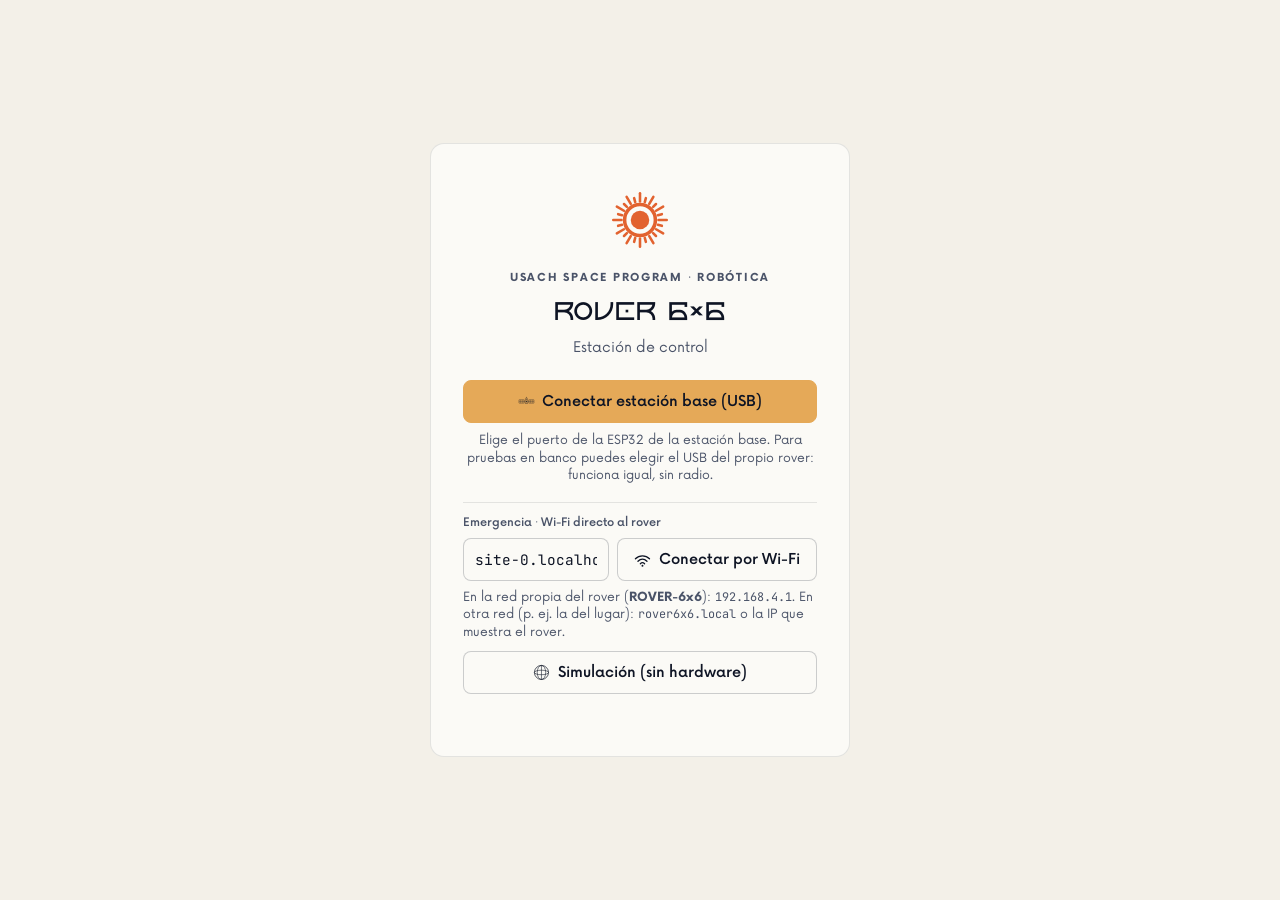
<file: index.html>
<!DOCTYPE html>
<html lang="es">
<head>
    <meta charset="UTF-8">
    <meta name="viewport" content="width=device-width, initial-scale=1.0">
    <title>Rover 6x6 · Estación de Control</title>
    <!-- Tipografía de spaceprogram.cl: Horizon (títulos) y Now (texto), si están en
         fonts/ o instaladas en el PC. Si no, Audiowide y Space Grotesk de Google Fonts;
         sin Internet, la fuente del sistema. -->
    <link rel="preconnect" href="https://fonts.googleapis.com">
    <link rel="preconnect" href="https://fonts.gstatic.com" crossorigin>
    <link rel="stylesheet" href="https://fonts.googleapis.com/css2?family=Audiowide&family=Space+Grotesk:wght@400;500;600;700&family=JetBrains+Mono:wght@400;500&display=swap">
    <link rel="stylesheet" href="style.css">
</head>
<body>

<!-- Vista pura: sin onclick. Los eventos los enlazan las vistas de js/view/. -->

<!-- ===================== PANTALLA DE CONEXIÓN ===================== -->
<div id="login-screen">
    <div class="login-card hud-frame">
        <i class="icon login-logo" data-icon="sun"></i>
        <span class="brand-kicker">USACH SPACE PROGRAM · ROBÓTICA</span>
        <h2 class="display">ROVER 6×6</h2>
        <p class="login-sub">Estación de control</p>

        <div class="conn-options">
            <button id="btn-connect-serial" class="btn btn-primary">
                <i class="icon" data-icon="satellite"></i><span>Conectar estación base (USB)</span>
            </button>
            <p class="hint">Elige el puerto de la ESP32 de la estación base. Para pruebas en banco
                puedes elegir el USB del propio rover: funciona igual, sin radio.</p>

            <div class="wifi-connect">
                <span class="metric-label">Emergencia · Wi-Fi directo al rover</span>
                <div class="wifi-host-row">
                    <input id="wifi-host" type="text" spellcheck="false" autocomplete="off"
                           aria-label="Dirección del rover" placeholder="192.168.4.1">
                    <button id="btn-connect-wifi" class="btn btn-secondary">
                        <i class="icon" data-icon="wifi"></i><span>Conectar por Wi-Fi</span>
                    </button>
                </div>
                <p class="hint">En la red propia del rover (<strong>ROVER-6x6</strong>): <code>192.168.4.1</code>.
                    En otra red (p. ej. la del lugar): <code>rover6x6.local</code> o la IP que muestra el rover.</p>
                <div id="wifi-rover-links" class="rover-links" hidden>
                    <p class="hint">Desde GitHub Pages el navegador bloquea el Wi-Fi del rover. Conecta el PC a
                        la red del rover y abre el panel que sirve él mismo:</p>
                    <div id="wifi-rover-link-list" class="rover-link-list"></div>
                </div>
            </div>

            <button id="btn-connect-demo" class="btn btn-ghost">
                <i class="icon" data-icon="globe"></i><span>Simulación (sin hardware)</span>
            </button>
        </div>

        <div id="login-status" class="login-status-msg"></div>
    </div>
</div>

<!-- ===================== CABECERA ===================== -->
<header class="app-header">
    <div class="header-brand">
        <i class="icon brand-logo" data-icon="sun"></i>
        <div>
            <span class="brand-kicker">USACH SPACE PROGRAM</span>
            <span class="brand-title display">ROVER 6×6</span>
        </div>
    </div>

    <nav class="mode-tabs">
        <button class="tab-btn active" id="tab-general"><i class="icon" data-icon="chevrons"></i>Operación</button>
        <button class="tab-btn" id="tab-signal"><i class="icon" data-icon="radar"></i>Señal</button>
        <button class="tab-btn" id="tab-diagnostics"><i class="icon" data-icon="gear"></i>Diagnóstico</button>
    </nav>

    <div class="header-badges">
        <span id="latency-badge" class="badge badge-gray">Latencia: --</span>
        <span id="control-badge" class="badge badge-warning" hidden>OBSERVADOR</span>
        <span id="arm-badge" class="badge badge-danger">DESARMADO</span>
        <span id="status-badge" class="badge badge-danger">DESCONECTADO</span>
        <button id="btn-disconnect" class="btn-icon" title="Desconectar" hidden><i class="icon" data-icon="eject"></i></button>
    </div>
</header>

<div id="notice-bar" class="notice-bar"></div>

<main class="main-container">

    <!-- ===================== VISTA: OPERACIÓN ===================== -->
    <div id="view-general" class="dashboard-grid">

        <!-- Columna izquierda: seguridad -->
        <section class="card">
            <h3 class="card-title"><i class="icon" data-icon="target"></i>Seguridad</h3>

            <div id="arm-state" class="arm-state" data-state="disarmed">
                <i class="icon arm-state-icon" data-icon="target"></i>
                <div>
                    <span class="metric-label">Estado del rover</span>
                    <strong id="arm-state-text" class="arm-state-text display">DESARMADO</strong>
                </div>
            </div>

            <div class="action-stack">
                <button id="btn-arm-toggle" class="btn btn-arm" data-needs-control disabled>
                    <i class="icon" data-icon="target"></i><span class="btn-label">ARMAR ROVER</span>
                </button>
                <button id="btn-preflight" class="btn btn-wizard" data-needs-control disabled>
                    <i class="icon" data-icon="rocket"></i><span>Calibración pre-vuelo</span>
                </button>
                <button id="btn-estop" class="btn btn-danger btn-estop">
                    <i class="icon" data-icon="hazard"></i><span>PARADA DE EMERGENCIA</span>
                </button>
                <p class="hint center">Esc o barra espaciadora = parada de emergencia</p>
            </div>

            <div class="sys-stats">
                <div class="metric-box">
                    <span class="metric-label">Tiempo activo</span>
                    <strong id="uptime-val" class="metric-big">--</strong>
                </div>
                <div class="metric-box">
                    <span class="metric-label">Enlace radio</span>
                    <strong id="radio-lq-val" class="metric-big">--</strong>
                </div>
            </div>

            <div class="input-hud-card">
                <span class="metric-label">Entradas de conducción</span>
                <div class="hud-indicators">
                    <div id="hud-wasd" class="hud-chip">Teclado WASD</div>
                    <div id="hud-gamepad" class="hud-chip">Mando</div>
                </div>
            </div>
        </section>

        <!-- Columna central: vehículo -->
        <section class="card card-center">
            <h3 class="card-title">
                <i class="icon" data-icon="reticle"></i>Vehículo · vista superior
                <span class="legend-text">
                    <span class="dot dot-active"></span>Avance
                    <span class="dot dot-reverse"></span>Retroceso
                    <span class="dot dot-idle"></span>Reposo
                </span>
            </h3>

            <div class="vehicle-layout">
                <div class="rover-view">
                    <div class="rover-chassis">
                        <div class="chassis-header">FRENTE</div>

                        <div class="wheel w-front-left" id="m1">
                            <span class="wheel-label">M1</span><span class="wheel-val wheel-val-left">0°</span>
                        </div>
                        <div class="wheel w-front-right" id="m2">
                            <span class="wheel-label">M2</span><span class="wheel-val wheel-val-right">0°</span>
                        </div>
                        <div class="wheel w-mid-left" id="m3">
                            <span class="wheel-label">M3</span><span class="wheel-val wheel-val-left">FIJA</span>
                        </div>
                        <div class="wheel w-mid-right" id="m4">
                            <span class="wheel-label">M4</span><span class="wheel-val wheel-val-right">FIJA</span>
                        </div>
                        <div class="wheel w-rear-left" id="m5">
                            <span class="wheel-label">M5</span><span class="wheel-val wheel-val-left">0°</span>
                        </div>
                        <div class="wheel w-rear-right" id="m6">
                            <span class="wheel-label">M6</span><span class="wheel-val wheel-val-right">0°</span>
                        </div>
                    </div>

                    <div id="motor-test-popover" class="motor-popover hidden">
                        <div class="popover-header">
                            <span id="popover-title">Motor</span>
                            <button id="btn-popover-close" class="popover-close">×</button>
                        </div>
                        <div class="popover-buttons">
                            <button class="btn btn-popover btn-yes" data-needs-control id="btn-popover-forward">Adelante</button>
                            <button class="btn btn-popover btn-no" data-needs-control id="btn-popover-backward">Atrás</button>
                        </div>
                        <p class="hint">Mantén pulsado: se mueven las 6 ruedas</p>
                    </div>
                </div>

                <!-- Medidor de tracción (BTS7960) -->
                <div id="traction-gauge" class="traction-gauge" data-dir="idle">
                    <span class="metric-label">Tracción · BTS7960</span>
                    <svg viewBox="0 0 220 140" class="gauge-svg" aria-hidden="true">
                        <path d="M 28 120 A 82 82 0 0 1 192 120" class="gauge-track" />
                        <path d="M 40 120 A 70 70 0 0 1 180 120" class="gauge-inner" />
                        <g class="gauge-ticks">
                            <line x1="28" y1="120" x2="14" y2="120" /><line x1="52" y1="62" x2="42.1" y2="52.1" />
                            <line x1="110" y1="38" x2="110" y2="24" /><line x1="168" y1="62" x2="177.9" y2="52.1" />
                            <line x1="192" y1="120" x2="206" y2="120" />
                        </g>
                        <path id="gauge-arc-fwd" d="M 110 38 A 82 82 0 0 1 192 120" pathLength="100"
                              class="gauge-arc gauge-arc-fwd" stroke-dasharray="100" stroke-dashoffset="100" />
                        <path id="gauge-arc-rev" d="M 110 38 A 82 82 0 0 0 28 120" pathLength="100"
                              class="gauge-arc gauge-arc-rev" stroke-dasharray="100" stroke-dashoffset="100" />
                        <polygon id="gauge-needle" points="107,120 110,50 113,120" class="gauge-needle" />
                        <circle cx="110" cy="120" r="10" class="gauge-hub" />
                        <circle cx="110" cy="120" r="4" class="gauge-pin" />
                        <text x="18" y="136" class="gauge-scale">−100</text>
                        <text x="202" y="136" class="gauge-scale" text-anchor="end">+100</text>
                    </svg>
                    <strong id="traction-val" class="gauge-value display">0%</strong>
                    <span id="traction-dir" class="gauge-dir">DETENIDO</span>
                </div>
            </div>
        </section>

        <!-- Columna derecha: servo 5 y enlace -->
        <div class="side-stack">
            <section class="card">
                <h3 class="card-title"><i class="icon" data-icon="helmet"></i>Servo 5 · cabeceo</h3>
                <div class="mast-row">
                    <div id="mast-tilt" class="mast-tilt" aria-hidden="true">
                        <span class="mast-arm"></span><span class="mast-pivot"></span>
                    </div>
                    <div>
                        <span class="metric-label">Ángulo · canal 4</span>
                        <strong id="mast-angle-val" class="metric-big display">90°</strong>
                    </div>
                </div>
                <button class="btn btn-nod" data-nod data-needs-control disabled>
                    <i class="icon" data-icon="helmet"></i><span class="btn-label">ASENTIR</span>
                </button>
                <p class="hint">Mueve el servo 5 adelante y atrás y lo deja en el centro. No hace falta armar.</p>
            </section>

            <section class="card">
                <h3 class="card-title"><i class="icon" data-icon="radar"></i>Enlace</h3>
                <div class="link-stats">
                    <div class="link-status-row">
                        <span class="metric-label">Estado</span>
                        <strong id="debug-link-status" data-state="off">Desconectado</strong>
                    </div>
                    <div><span class="metric-label">Tramas OK</span><strong id="debug-rx-ok" data-state="ok">0</strong></div>
                    <div><span class="metric-label">Con error</span><strong id="debug-rx-err" data-state="ok">0</strong></div>
                </div>
            </section>
        </div>
    </div>

    <!-- ===================== VISTA: SEÑAL ===================== -->
    <div id="view-signal" class="signal-layout hidden">

        <section class="card">
            <h3 class="card-title"><i class="icon" data-icon="radar"></i>Estado de la antena
                <span id="signal-demo-tools" class="signal-tools" hidden>
                    <button class="btn btn-secondary btn-small" data-simulate="2000">Simular corte de 2 s</button>
                    <button class="btn btn-secondary btn-small" data-simulate="5000">Simular corte de 5 s</button>
                </span>
            </h3>
            <div class="kpi-grid">
                <div class="kpi kpi-wide"><span class="metric-label">Estado del enlace</span><strong data-kpi="status">--</strong></div>
                <div class="kpi"><span class="metric-label">Calidad (últimos 20 envíos)</span><strong data-kpi="lq">--</strong></div>
                <div class="kpi"><span class="metric-label">Latencia ida y vuelta</span><strong data-kpi="latency">--</strong></div>
                <div class="kpi"><span class="metric-label">Retransmisiones por paquete</span><strong data-kpi="arc">--</strong></div>
                <div class="kpi"><span class="metric-label">Telemetría recibida</span><strong data-kpi="rate">--</strong></div>
                <div class="kpi"><span class="metric-label">Paquetes perdidos</span><strong data-kpi="loss">--</strong></div>
                <div class="kpi"><span class="metric-label">Cortes en la sesión</span><strong data-kpi="drops">0</strong></div>
                <div class="kpi"><span class="metric-label">Corte más largo</span><strong data-kpi="longest">—</strong></div>
                <div class="kpi"><span class="metric-label">Reinicios rover / base</span><strong data-kpi="resets">0 / 0</strong></div>
                <div class="kpi"><span class="metric-label">nRF24 de la base</span><strong data-kpi="chip">--</strong></div>
                <div class="kpi"><span class="metric-label">Reconfiguraciones de radio</span><strong data-kpi="reinit">--</strong></div>
                <div class="kpi"><span class="metric-label">Base encendida hace</span><strong data-kpi="uptime">--</strong></div>
            </div>
        </section>

        <section class="card">
            <h3 class="card-title"><i class="icon" data-icon="wave"></i>Últimos 2 minutos
                <span class="legend-text"><span class="legend-lost"></span>Sin enlace <span class="legend-th"></span>Límite</span>
            </h3>
            <div class="chart-grid">
                <figure class="chart"><figcaption>Calidad<span class="chart-current">--</span></figcaption>
                    <svg id="chart-lq" viewBox="0 0 600 120" preserveAspectRatio="none"></svg></figure>
                <figure class="chart"><figcaption>Latencia<span class="chart-current">--</span></figcaption>
                    <svg id="chart-latency" viewBox="0 0 600 120" preserveAspectRatio="none"></svg></figure>
                <figure class="chart"><figcaption>Retransmisiones por paquete<span class="chart-current">--</span></figcaption>
                    <svg id="chart-arc" viewBox="0 0 600 120" preserveAspectRatio="none"></svg></figure>
                <figure class="chart"><figcaption>Telemetría por segundo<span class="chart-current">--</span></figcaption>
                    <svg id="chart-rate" viewBox="0 0 600 120" preserveAspectRatio="none"></svg></figure>
            </div>
        </section>

        <div class="signal-bottom">
            <section class="card">
                <h3 class="card-title"><i class="icon" data-icon="target"></i>Diagnóstico</h3>
                <ul id="signal-diagnosis" class="findings"></ul>
                <p class="hint">Si se pierde el enlace, el rover corta la tracción a los 0,4 s pero sigue armado:
                    se hacen 3 intentos de reconexión de 1 s y, si no vuelve, se desarma y el panel se desconecta.</p>
            </section>

            <section class="card">
                <h3 class="card-title"><i class="icon" data-icon="chevrons"></i>Registro de eventos
                    <button id="btn-signal-export" class="btn btn-secondary btn-small push-right">Exportar CSV</button>
                </h3>
                <div class="log-container">
                    <table class="log-table"><tbody id="signal-log"></tbody></table>
                </div>
            </section>
        </div>
    </div>

    <!-- ===================== VISTA: DIAGNÓSTICO ===================== -->
    <div id="view-diagnostics" class="dashboard-grid grid-two hidden">

        <section class="card">
            <h3 class="card-title"><i class="icon" data-icon="chevrons"></i>Tracción · BTS7960</h3>
            <p class="section-desc">Un único puente H mueve las 6 ruedas a la vez: velocidad y sentido de toda la tracción.</p>

            <div class="motor-grid">
                <div class="motor-control-item" data-motor="0">
                    <label>Tracción (6 ruedas)</label>
                    <input type="range" min="-100" max="100" value="0" data-needs-control>
                    <span class="val-display">0%</span>
                </div>
            </div>

            <button id="btn-stop-all-motors" class="btn btn-secondary" data-needs-control>Detener la tracción</button>
        </section>

        <section class="card">
            <h3 class="card-title"><i class="icon" data-icon="compass"></i>Servos · PCA9685</h3>

            <div class="servo-row">
                <label>FL · del. izq · canal 0</label>
                <input type="range" min="0" max="180" value="90" data-needs-control data-servo="0">
                <span id="servo-0-val">● CENTRO 90°</span>
            </div>
            <div class="servo-row">
                <label>FR · del. der · canal 1</label>
                <input type="range" min="0" max="180" value="90" data-needs-control data-servo="1">
                <span id="servo-1-val">● CENTRO 90°</span>
            </div>
            <div class="servo-row">
                <label>RL · tras. izq · canal 2</label>
                <input type="range" min="0" max="180" value="90" data-needs-control data-servo="2">
                <span id="servo-2-val">● CENTRO 90°</span>
            </div>
            <div class="servo-row">
                <label>RR · tras. der · canal 3</label>
                <input type="range" min="0" max="180" value="90" data-needs-control data-servo="3">
                <span id="servo-3-val">● CENTRO 90°</span>
            </div>
            <div class="servo-row">
                <label>Servo 5 · cabeceo · canal 4</label>
                <input type="range" min="0" max="180" value="90" data-needs-control data-servo="4">
                <span id="servo-4-val">● CENTRO 90°</span>
            </div>
            <button class="btn btn-nod" data-nod data-needs-control disabled>
                <i class="icon" data-icon="helmet"></i><span class="btn-label">ASENTIR</span>
            </button>
        </section>

        <section class="card">
            <h3 class="card-title"><i class="icon" data-icon="gear"></i>Mapa de pines</h3>
            <div class="gpio-table-container">
                <table class="gpio-table">
                    <thead>
                        <tr><th>GPIO</th><th>Función</th><th>Estado</th></tr>
                    </thead>
                    <tbody>
                        <tr><td><strong>5 / 4</strong></td><td>Tracción 6 ruedas · BTS7960 (RPWM / LPWM)</td><td><span id="pin-traction-badge" class="pin-badge pin-idle">INACTIVO</span></td></tr>
                        <tr><td><strong>8 / 9</strong></td><td>Bus I2C · PCA9685 (SDA / SCL)</td><td><span id="pin-i2c-badge" class="pin-badge pin-idle">SIN ENLACE</span></td></tr>
                        <tr><td><strong>10–14</strong></td><td>Radio nRF24L01 · SPI</td><td><span id="pin-nrf-badge" class="pin-badge pin-idle">SIN ENLACE</span></td></tr>
                        <tr><td colspan="3" class="table-section">Servos · PCA9685</td></tr>
                        <tr><td><strong>Canal 0</strong></td><td>Del. izq (FL)</td><td><span id="servo-dir-0-badge" class="pin-badge pin-i2c">● CENTRO 90°</span></td></tr>
                        <tr><td><strong>Canal 1</strong></td><td>Del. der (FR)</td><td><span id="servo-dir-1-badge" class="pin-badge pin-i2c">● CENTRO 90°</span></td></tr>
                        <tr><td><strong>Canal 2</strong></td><td>Tras. izq (RL)</td><td><span id="servo-dir-2-badge" class="pin-badge pin-i2c">● CENTRO 90°</span></td></tr>
                        <tr><td><strong>Canal 3</strong></td><td>Tras. der (RR)</td><td><span id="servo-dir-3-badge" class="pin-badge pin-i2c">● CENTRO 90°</span></td></tr>
                        <tr><td><strong>Canal 4</strong></td><td>Servo 5 · cabeceo</td><td><span id="servo-dir-4-badge" class="pin-badge pin-i2c">● CENTRO 90°</span></td></tr>
                    </tbody>
                </table>
            </div>
        </section>

        <section class="card">
            <h3 class="card-title"><i class="icon" data-icon="wave"></i>Tramas y sistema</h3>
            <div class="metric-box inline-metric">
                <span class="metric-label">Memoria libre del rover</span>
                <strong id="heap-val" class="metric-big">--</strong>
            </div>
            <span class="metric-label">Último envío (TX)</span>
            <pre id="debug-tx-data" class="wire-log wire-tx">—</pre>
            <span class="metric-label">Última telemetría (RX)</span>
            <pre id="debug-rx-data" class="wire-log wire-rx">—</pre>
        </section>

        <section class="card wifi-card">
            <h3 class="card-title"><i class="icon" data-icon="wifi"></i>Wi-Fi del rover · emergencia</h3>
            <div class="kpi-grid wifi-kpis">
                <div class="kpi kpi-wide"><span class="metric-label">Red propia (punto de acceso)</span><strong id="wifi-ap">--</strong></div>
                <div class="kpi kpi-wide"><span class="metric-label">Red externa</span><strong id="wifi-sta" data-state="off">--</strong></div>
                <div class="kpi kpi-wide"><span class="metric-label">Panel en la red externa</span><strong id="wifi-sta-ip">--</strong></div>
            </div>
            <p id="wifi-msg" class="hint wifi-msg">Conecta por Wi-Fi o por cable directo al rover para ver y cambiar su red.</p>

            <form id="wifi-form" class="wifi-form" autocomplete="off">
                <input id="wifi-ssid" type="text" maxlength="32" spellcheck="false" placeholder="Nombre de la red (SSID)" aria-label="Nombre de la red">
                <input id="wifi-pass" type="password" maxlength="64" placeholder="Clave (vacía si es abierta)" aria-label="Clave de la red">
                <button type="submit" id="btn-wifi-join" class="btn btn-primary btn-small" data-wifi-action>Unir el rover a esta red</button>
                <button type="button" id="btn-wifi-scan" class="btn btn-secondary btn-small" data-wifi-action>Buscar redes</button>
                <button type="button" id="btn-wifi-forget" class="btn btn-secondary btn-small" data-wifi-action>Olvidar red</button>
            </form>
            <ul id="wifi-scan-list" class="wifi-nets"></ul>
            <p class="hint">El rover siempre mantiene su red propia; además se une a la red que elijas aquí y la
                recuerda al reiniciar. Hay que desarmar antes de cambiarla. Al unirse, su red propia cambia de
                canal y los conectados a ella se cortan unos segundos. No funciona a través de la estación base.</p>
        </section>
    </div>
</main>

<!-- ===================== MODAL PRE-VUELO ===================== -->
<div id="calibration-modal" class="modal-backdrop">
    <div class="modal-content hud-frame">
        <div class="wizard-header">
            <span class="wizard-step-badge" id="modal-step-badge">PASO 1</span>
            <h3 id="modal-step-title" class="display">Comprobación del enlace</h3>
        </div>
        <div class="wizard-body">
            <p id="modal-step-desc">Verificando enlace...</p>
        </div>
        <div class="wizard-footer">
            <button id="btn-wizard-no" class="btn btn-no">Cancelar</button>
            <button id="btn-wizard-yes" class="btn btn-yes">Sí, confirmar</button>
        </div>
    </div>
</div>

<!-- El orden importa: cada script usa lo declarado por los anteriores. -->
<script src="js/config.js"></script>
<script src="js/util.js"></script>
<script src="js/model/protocol.js"></script>
<script src="js/model/kinematics.js"></script>
<script src="js/model/RoverModel.js"></script>
<script src="js/model/LinkStats.js"></script>
<script src="js/transport/SerialTransport.js"></script>
<script src="js/transport/WsTransport.js"></script>
<script src="js/transport/DemoTransport.js"></script>
<script src="js/transport/Link.js"></script>
<script src="js/view/dom.js"></script>
<script src="js/view/icons.js"></script>
<script src="js/view/LoginView.js"></script>
<script src="js/view/HeaderView.js"></script>
<script src="js/view/OperationView.js"></script>
<script src="js/view/SchematicView.js"></script>
<script src="js/view/PinTableView.js"></script>
<script src="js/view/LinkMonitorView.js"></script>
<script src="js/view/DiagnosticsView.js"></script>
<script src="js/view/PreflightView.js"></script>
<script src="js/view/MastView.js"></script>
<script src="js/view/SignalView.js"></script>
<script src="js/view/WifiView.js"></script>
<script src="js/controller/DriveController.js"></script>
<script src="js/controller/SafetyController.js"></script>
<script src="js/controller/DiagnosticsController.js"></script>
<script src="js/controller/MastController.js"></script>
<script src="js/controller/PreflightController.js"></script>
<script src="js/controller/ConnectionController.js"></script>
<script src="js/controller/LinkWatchController.js"></script>
<script src="js/controller/WifiController.js"></script>
<script src="js/main.js"></script>
</body>
</html>
</file>
<file: style.css>
/* ==========================================================================
   Rover 6x6 - Estacion de control
   Tema claro "papel" de spaceprogram.cl: fondo hueso, texto azul tinta, acento
   dorado y el naranja del eje de Robotica. El color de estado se reserva para
   lo que se mueve: verde = avance / ok, dorado = retroceso / aviso, rojo = peligro.
   ========================================================================== */

/* Fuentes de la web del programa. Si los archivos estan en fonts/ o la fuente
   esta instalada en el PC se usan; si no, entran las de Google Fonts. */
@font-face {
    font-family: 'Horizon';
    src: local('Horizon'), url('fonts/Horizon.woff') format('woff');
    font-display: swap;
}
@font-face {
    font-family: 'Now';
    src: local('Now'), local('Now-Regular'), url('fonts/Now-Regular.woff') format('woff');
    font-weight: 400;
    font-display: swap;
}
@font-face {
    font-family: 'Now';
    src: local('Now Medium'), local('Now-Medium'), url('fonts/Now-Medium.woff') format('woff');
    font-weight: 500 600;
    font-display: swap;
}
@font-face {
    font-family: 'Now';
    src: local('Now Bold'), local('Now-Bold'), url('fonts/Now-Bold.woff') format('woff');
    font-weight: 700;
    font-display: swap;
}

:root {
    --bg: #F3F0E8;              /* --paper */
    --surface: #FBFAF6;         /* --paper-raised */
    --surface-2: #EFEBE1;
    --line: rgba(14, 20, 36, 0.10);
    --line-strong: rgba(14, 20, 36, 0.20);

    --ink: #0E1424;
    --text: #0E1424;
    --text-muted: #4A5368;      /* --ink-soft */
    --text-dim: #8C8E93;        /* --haze */

    --gold: #E5A958;
    --gold-ink: #85550F;
    --robotics: #E2622F;

    --ok: #15803D;
    --ok-soft: #E6F1E7;
    --warn: #85550F;
    --warn-fill: #E5A958;
    --warn-soft: #F7EBD7;
    --danger: #C1300F;
    --danger-soft: #F8E3DC;

    --font-brand: 'Horizon', 'Audiowide', sans-serif;
    --font-body: 'Now', 'Space Grotesk', 'Segoe UI', system-ui, sans-serif;
    --font-mono: 'JetBrains Mono', 'Cascadia Code', Consolas, monospace;

    --radius: 8px;
    color-scheme: light;
}

* { box-sizing: border-box; margin: 0; padding: 0; }

body {
    font-family: var(--font-body);
    background: var(--bg);
    color: var(--text);
    display: flex;
    flex-direction: column;
    height: 100vh;
    overflow: hidden;
    -webkit-font-smoothing: antialiased;
}

.hidden,
[hidden] { display: none !important; }   /* que un display: flex no anule el atributo hidden */
.display { font-family: var(--font-brand); font-weight: 400; letter-spacing: 0.04em; }
.center { text-align: center; }

/* --- Iconos (paquete elementos_visuales, en el color del texto) --- */
.icon {
    display: inline-flex;
    width: 1.1em;
    height: 1.1em;
    flex-shrink: 0;
    font-style: normal;
}
.icon svg { width: 100%; height: 100%; overflow: visible; }

/* --- 1. PANTALLA DE CONEXION --- */
#login-screen {
    position: fixed;
    inset: 0;
    background: var(--bg);
    display: flex;
    justify-content: center;
    align-items: center;
    z-index: 1000;
    padding: 16px;
}

.login-card {
    background: var(--surface);
    border: 1px solid var(--line);
    border-radius: 14px;
    padding: 2.5rem 2rem 2rem;
    width: 100%;
    max-width: 420px;
    text-align: center;
    display: flex;
    flex-direction: column;
    gap: 0.7rem;
}

.login-logo { width: 72px; height: 72px; margin: 0 auto 0.25rem; color: var(--robotics); }
.login-card h2 { font-size: 1.6rem; color: var(--ink); }
.login-sub { color: var(--text-muted); font-size: 0.9rem; margin-bottom: 0.8rem; }
.conn-options { display: flex; flex-direction: column; gap: 0.6rem; }

.login-status-msg { min-height: 1.2rem; font-size: 0.85rem; font-weight: 500; color: var(--text-muted); }
.login-status-msg[data-kind="info"] { color: var(--warn); }
.login-status-msg[data-kind="error"] { color: var(--danger); }

/* --- BOTONES --- */
.btn {
    width: 100%;
    padding: 0.75rem 1rem;
    background: var(--ink);
    color: #fff;
    border: 1px solid var(--ink);
    border-radius: 8px;
    font-family: var(--font-body);
    font-weight: 600;
    font-size: 0.92rem;
    cursor: pointer;
    display: inline-flex;
    align-items: center;
    justify-content: center;
    gap: 0.5rem;
    transition: background 0.15s, border-color 0.15s, color 0.15s;
}

.btn .icon { width: 1.15em; height: 1.15em; }
.btn:hover:not(:disabled) { background: #2A2F36; }
.btn:focus-visible { outline: 2px solid var(--ink); outline-offset: 2px; }

.btn:disabled {
    background: var(--surface-2);
    border-color: var(--line);
    color: var(--text-dim);
    cursor: not-allowed;
}

/* Primario: el dorado de "Postular" en la web, con texto tinta. */
.btn-primary,
.btn-arm { background: var(--gold); border-color: var(--gold); color: var(--ink); }
.btn-primary:hover:not(:disabled),
.btn-arm:hover:not(:disabled) { background: #D99A45; border-color: #D99A45; }

/* Secundarios: contorno. */
.btn-secondary,
.btn-wizard,
.btn-ghost,
.btn-nod {
    background: var(--surface);
    color: var(--text);
    border-color: var(--line-strong);
}
.btn-secondary:hover:not(:disabled),
.btn-wizard:hover:not(:disabled),
.btn-ghost:hover:not(:disabled),
.btn-nod:hover:not(:disabled) { background: var(--surface-2); border-color: var(--text-dim); }

.btn-yes { background: var(--ok); border-color: var(--ok); }
.btn-yes:hover:not(:disabled) { background: #116A32; }
.btn-no { background: var(--surface); color: var(--danger); border-color: #E7B9B9; }
.btn-no:hover:not(:disabled) { background: var(--danger-soft); }

/* Armado: el boton invita a desarmar. */
.btn-arm:disabled { background: var(--surface-2); border-color: var(--line); color: var(--text-dim); }
.btn-arm.armed { background: var(--surface); color: var(--ok); border-color: var(--ok); }
.btn-arm.armed:hover:not(:disabled) { background: var(--ok-soft); }

/* La parada de emergencia es el unico boton rojo de la pantalla. */
.btn-danger,
.btn-estop { background: var(--danger); border-color: var(--danger); color: #fff; padding: 0.95rem 1rem; }
.btn-danger:hover:not(:disabled),
.btn-estop:hover:not(:disabled) { background: #9E270C; }

.btn-nod.busy { color: var(--ok); border-color: var(--ok); background: var(--ok-soft); }

.btn-icon {
    background: transparent;
    border: 1px solid var(--line);
    border-radius: 8px;
    width: 32px;
    height: 32px;
    cursor: pointer;
    color: var(--text-muted);
    display: inline-flex;
    align-items: center;
    justify-content: center;
}
.btn-icon:hover { color: var(--danger); border-color: #E7B9B9; }

/* --- 2. CABECERA --- */
.app-header {
    background: var(--surface);
    border-bottom: 1px solid var(--line);
    padding: 0.65rem 1.5rem;
    display: flex;
    align-items: center;
    justify-content: space-between;
    gap: 0.75rem 1.25rem;
    flex-wrap: wrap;
}

.header-brand { display: flex; align-items: center; gap: 0.7rem; }
.brand-logo { width: 34px; height: 34px; color: var(--robotics); }
.brand-title { font-size: 1.1rem; display: block; line-height: 1.15; color: var(--ink); }
.brand-kicker {
    display: block;
    font-size: 0.68rem;
    font-weight: 700;
    letter-spacing: 0.16em;
    color: var(--text-muted);
}

.mode-tabs { display: flex; gap: 0.25rem; }

.tab-btn {
    padding: 0.45rem 0.85rem;
    border: none;
    border-radius: 7px;
    background: transparent;
    font-family: var(--font-body);
    font-size: 0.88rem;
    font-weight: 500;
    color: var(--text-muted);
    cursor: pointer;
    display: inline-flex;
    align-items: center;
    gap: 0.45rem;
}
.tab-btn:hover { color: var(--text); background: var(--surface-2); }
.tab-btn.active { color: var(--ink); background: var(--surface-2); font-weight: 600; box-shadow: inset 0 -2px 0 var(--gold); }

.header-badges {
    display: flex;
    gap: 0.4rem;
    align-items: center;
    flex-wrap: wrap;
    justify-content: flex-end;
    flex: 1 1 auto;
    min-width: 0;
}

.badge {
    font-size: 0.75rem;
    font-weight: 600;
    padding: 0.3rem 0.65rem;
    border-radius: 999px;
    white-space: nowrap;
    display: inline-flex;
    align-items: center;
    gap: 0.4rem;
    border: 1px solid var(--line);
    background: var(--surface);
}

.badge::before {
    content: '';
    width: 6px;
    height: 6px;
    border-radius: 50%;
    background: currentColor;
}

.badge-gray    { color: var(--text-muted); }
.badge-gray::before { background: var(--text-dim); }
.badge-warning { color: var(--warn); border-color: #EBD3AE; background: var(--warn-soft); }
.badge-success { color: var(--ok); border-color: #BFDDC9; background: var(--ok-soft); }
.badge-danger  { color: var(--danger); border-color: #EBC2C2; background: var(--danger-soft); }

/* --- Barra de avisos --- */
.notice-bar {
    max-height: 0;
    overflow: hidden;
    background: var(--warn-soft);
    color: var(--warn);
    font-size: 0.85rem;
    font-weight: 600;
    text-align: center;
    transition: max-height 0.2s ease, padding 0.2s ease;
    padding: 0 1rem;
}
.notice-bar.visible { max-height: 3rem; padding: 0.55rem 1rem; }

/* --- 3. REJILLA PRINCIPAL --- */
.main-container { flex: 1; padding: 1.25rem 1.5rem; overflow-y: auto; }

.dashboard-grid {
    display: grid;
    grid-template-columns: 280px minmax(0, 1fr) 280px;
    gap: 1rem;
    align-items: stretch;
}

.dashboard-grid.grid-two { grid-template-columns: minmax(0, 1fr) minmax(0, 1fr); align-items: start; }

.side-stack { display: flex; flex-direction: column; gap: 1rem; min-width: 0; }
.side-stack .card:last-child { flex: 1; }

@media (max-width: 1150px) {
    .dashboard-grid { grid-template-columns: 1fr 1fr; }
    .dashboard-grid .card-center { grid-column: 1 / -1; order: -1; }
}

@media (max-width: 720px) {
    .dashboard-grid,
    .dashboard-grid.grid-two { grid-template-columns: 1fr; }
    .main-container { padding: 0.75rem 16px 1rem; }
    .app-header { padding: 0.6rem 16px; }
    .vehicle-layout { flex-direction: column; }
}

.card {
    background: var(--surface);
    border: 1px solid var(--line);
    border-radius: var(--radius);
    padding: 1.1rem 1.2rem 1.2rem;
    display: flex;
    flex-direction: column;
    gap: 0.9rem;
    min-width: 0;
}

.card-title {
    font-size: 0.78rem;
    font-weight: 700;
    letter-spacing: 0.14em;
    text-transform: uppercase;
    color: var(--ink);
    display: flex;
    align-items: center;
    gap: 0.5rem;
}
.card-title > .icon { color: var(--robotics); }

.legend-text {
    margin-left: auto;
    font-size: 0.72rem;
    font-weight: 500;
    letter-spacing: 0;
    text-transform: none;
    color: var(--text-muted);
    display: inline-flex;
    align-items: center;
    gap: 0.3rem;
    flex-wrap: wrap;
}

.dot { display: inline-block; width: 7px; height: 7px; border-radius: 50%; margin-left: 0.4rem; }
.dot-active  { background: var(--ok); }
.dot-reverse { background: var(--warn-fill); }
.dot-idle    { background: var(--line-strong); }

.hint { font-size: 0.78rem; color: var(--text-muted); line-height: 1.4; }

/* --- Metricas --- */
.metric-box {
    background: var(--surface-2);
    border-radius: 8px;
    padding: 0.7rem 0.8rem;
}

.metric-label {
    font-size: 0.72rem;
    color: var(--text-muted);
    font-weight: 500;
    display: block;
    margin-bottom: 0.15rem;
}

.metric-big { font-size: 1.3rem; font-weight: 600; color: var(--ink); font-variant-numeric: tabular-nums; }

.sys-stats { display: grid; grid-template-columns: repeat(2, 1fr); gap: 0.5rem; }
.inline-metric { display: flex; align-items: baseline; justify-content: space-between; gap: 1rem; }

/* Estado de armado: grande, con un punto de color y nada mas. */
.arm-state {
    --c: var(--danger);
    display: flex;
    align-items: center;
    gap: 0.8rem;
    padding: 0.9rem 1rem;
    border-radius: 8px;
    background: var(--surface-2);
    border-left: 3px solid var(--c);
}
.arm-state[data-state="armed"]  { --c: var(--ok); }
.arm-state[data-state="arming"] { --c: var(--warn); }
.arm-state-icon { width: 34px; height: 34px; color: var(--c); }
.arm-state[data-state="arming"] .arm-state-icon { animation: spin 1.2s linear infinite; }
.arm-state-text { font-family: var(--font-body); font-size: 1.3rem; font-weight: 700; letter-spacing: 0.02em; color: var(--c); display: block; }
@keyframes spin { to { transform: rotate(360deg); } }

.action-stack { display: flex; flex-direction: column; gap: 0.5rem; }

/* --- Entradas --- */
.input-hud-card { margin-top: auto; }
.hud-indicators { display: flex; gap: 0.4rem; margin-top: 0.35rem; }

.hud-chip {
    font-size: 0.75rem;
    font-weight: 500;
    padding: 0.25rem 0.6rem;
    border-radius: 999px;
    border: 1px solid var(--line);
    color: var(--text-dim);
}
.hud-chip.active { color: var(--ink); border-color: var(--ink); }

/* --- 4. VEHICULO: ESQUEMA SUPERIOR + MEDIDOR --- */
.vehicle-layout { display: flex; gap: 1rem; align-items: stretch; flex: 1; }

.rover-view {
    position: relative;
    flex: 1;
    min-height: 340px;
    display: flex;
    justify-content: center;
    align-items: center;
    padding: 1.5rem 4rem;
    border-radius: 8px;
    background-color: var(--surface-2);
    background-image: radial-gradient(var(--line-strong) 1px, transparent 1px);
    background-size: 20px 20px;
}

.rover-chassis {
    width: 140px;
    height: 240px;
    background: var(--surface);
    border: 1.5px solid var(--ink);
    border-radius: 14px 14px 8px 8px;
    position: relative;
}

.chassis-header {
    text-align: center;
    font-size: 0.65rem;
    font-weight: 600;
    letter-spacing: 0.15em;
    color: var(--text-muted);
    margin-top: 10px;
}

.wheel {
    --wheel-power: 0%;
    --steer: 0deg;
    width: 24px;
    height: 48px;
    background: var(--ink);
    border-radius: 5px;
    position: absolute;
    transform: rotate(var(--steer));
    transition: background 0.2s, transform 0.25s ease-out;
    display: flex;
    align-items: center;
    justify-content: center;
    cursor: pointer;
    overflow: hidden;
}

.wheel:hover { outline: 2px solid var(--text-dim); outline-offset: 2px; }

/* La barra interior crece con la velocidad. */
.wheel::after {
    content: '';
    position: absolute;
    inset: auto 0 0 0;
    height: var(--wheel-power);
    background: rgba(255, 255, 255, 0.3);
    transition: height 0.15s linear;
}

.wheel-label { font-size: 0.6rem; font-weight: 600; color: #fff; z-index: 1; }

/* El valor contrarresta el giro de la rueda para leerse recto. */
.wheel-val {
    font-family: var(--font-mono);
    font-size: 0.72rem;
    color: var(--text);
    position: absolute;
    top: 50%;
    transform: translateY(-50%) rotate(calc(-1 * var(--steer)));
    white-space: nowrap;
}
/* La rueda recorta su interior; el valor va por fuera. */
.wheel { overflow: visible; }
.wheel::after { border-radius: 0 0 5px 5px; }

.wheel-val-left { right: 34px; }
.wheel-val-right { left: 34px; }

.wheel.active { background: var(--ok); }
.wheel.active.reverse { background: var(--warn-fill); }
.wheel.active.reverse .wheel-label { color: var(--ink); }

.w-front-left  { top: 16px; left: -30px; }
.w-front-right { top: 16px; right: -30px; }
.w-mid-left    { top: 96px; left: -30px; }
.w-mid-right   { top: 96px; right: -30px; }
.w-rear-left   { bottom: 16px; left: -30px; }
.w-rear-right  { bottom: 16px; right: -30px; }

/* Sin enlace: la ultima telemetria ya no es real. */
.vehicle-layout[data-lost="true"] .rover-chassis,
.vehicle-layout[data-lost="true"] .gauge-svg { opacity: 0.35; transition: opacity 0.2s; }
.vehicle-layout[data-lost="true"] .gauge-dir { color: var(--danger); }

/* Medidor de traccion. */
.traction-gauge {
    --c: var(--ink);
    width: 220px;
    flex-shrink: 0;
    display: flex;
    flex-direction: column;
    align-items: center;
    justify-content: center;
    gap: 0.15rem;
    padding: 1rem;
    border-radius: 8px;
    background: var(--surface-2);
    text-align: center;
}
.traction-gauge[data-dir="fwd"] { --c: var(--ok); }
.traction-gauge[data-dir="rev"] { --c: var(--warn); }

.gauge-svg { width: 100%; height: auto; margin-top: 0.4rem; }
.gauge-track { fill: none; stroke: var(--line-strong); stroke-width: 6; stroke-linecap: round; }
.gauge-inner { display: none; }
.gauge-ticks line { stroke: var(--text-dim); stroke-width: 1.5; stroke-linecap: round; }
.gauge-arc { fill: none; stroke-width: 6; stroke-linecap: round; transition: stroke-dashoffset 0.15s linear; }
.gauge-arc-fwd { stroke: var(--ok); }
.gauge-arc-rev { stroke: var(--warn-fill); }
.gauge-needle { fill: var(--ink); }
.gauge-hub { fill: var(--surface-2); stroke: var(--ink); stroke-width: 2; }
.gauge-pin { fill: var(--ink); }
.gauge-scale { fill: var(--text-muted); font-size: 10px; font-family: var(--font-body); }

.gauge-value { font-family: var(--font-body); font-size: 2rem; font-weight: 700; color: var(--c); line-height: 1.1; font-variant-numeric: tabular-nums; }
.gauge-dir { font-size: 0.72rem; font-weight: 600; letter-spacing: 0.1em; color: var(--text-muted); }

/* --- Servo 5 --- */
.mast-row { display: flex; align-items: center; gap: 1rem; }
.mast-row .metric-big.display { font-family: var(--font-body); }

/* Brazo visto de lado que cabecea con el angulo real del servo. */
.mast-tilt {
    --tilt: 0deg;
    width: 56px;
    height: 56px;
    flex-shrink: 0;
    position: relative;
    border-radius: 50%;
    background: var(--surface-2);
}
.mast-arm {
    position: absolute;
    left: 50%;
    top: 50%;
    width: 22px;
    height: 3px;
    border-radius: 2px;
    background: var(--ink);
    transform-origin: 0 50%;
    transform: translateY(-50%) rotate(var(--tilt));
    transition: transform 0.25s ease-out;
}
.mast-pivot {
    position: absolute;
    left: 50%;
    top: 50%;
    width: 8px;
    height: 8px;
    border-radius: 50%;
    background: var(--ink);
    transform: translate(-50%, -50%);
}

/* --- Enlace --- */
.link-stats { display: grid; grid-template-columns: 1fr 1fr; gap: 0.8rem; }
.link-status-row { grid-column: 1 / -1; }

.link-stats strong { font-size: 1rem; font-weight: 600; font-variant-numeric: tabular-nums; }
.link-stats strong[data-state="ok"]   { color: var(--ok); }
.link-stats strong[data-state="warn"] { color: var(--warn); }
.link-stats strong[data-state="off"]  { color: var(--text-muted); }

.wire-log {
    background: var(--surface-2);
    border: 1px solid var(--line);
    border-radius: 6px;
    padding: 0.55rem;
    font-family: var(--font-mono);
    font-size: 0.72rem;
    color: var(--text);
    white-space: pre-wrap;
    word-break: break-all;
    max-height: 5.5rem;
    overflow-y: auto;
}

/* --- 5. TABLA DE PINES --- */
.gpio-table-container { overflow: auto; border: 1px solid var(--line); border-radius: 8px; }

.gpio-table { width: 100%; border-collapse: collapse; font-size: 0.82rem; text-align: left; }

.gpio-table th {
    background: var(--surface-2);
    color: var(--text-muted);
    font-size: 0.72rem;
    font-weight: 600;
    padding: 7px 10px;
    position: sticky;
    top: 0;
    border-bottom: 1px solid var(--line);
}

.gpio-table td { padding: 7px 10px; border-bottom: 1px solid var(--line); }
.gpio-table tr:last-child td { border-bottom: 0; }
.gpio-table td strong { font-family: var(--font-mono); font-weight: 500; }

.table-section {
    background: var(--surface-2);
    font-weight: 600;
    font-size: 0.7rem;
    color: var(--text-muted);
    text-transform: uppercase;
    letter-spacing: 0.06em;
}

.pin-badge {
    font-size: 0.72rem;
    font-weight: 500;
    padding: 2px 8px;
    border-radius: 999px;
    display: inline-block;
    white-space: nowrap;
}
.pin-active { background: var(--ok-soft); color: var(--ok); }
.pin-idle   { background: var(--surface-2); color: var(--text-muted); }
.pin-i2c    { background: var(--surface-2); color: var(--text); }

/* --- 6. DIAGNOSTICO --- */
.section-desc { font-size: 0.88rem; color: var(--text-muted); }

.motor-grid { display: grid; grid-template-columns: 1fr; gap: 0.75rem; }

.motor-control-item {
    background: var(--surface-2);
    border-radius: 8px;
    padding: 0.75rem 0.9rem;
    display: flex;
    flex-direction: column;
    gap: 0.35rem;
}
.motor-control-item label { font-size: 0.85rem; font-weight: 600; }

.val-display { font-family: var(--font-mono); font-size: 0.85rem; text-align: right; }

.servo-row { display: flex; align-items: center; gap: 0.75rem; }
.servo-row label { font-size: 0.85rem; font-weight: 500; width: 170px; flex-shrink: 0; }
.servo-row input { flex: 1; min-width: 0; }
.servo-row span { font-family: var(--font-mono); font-size: 0.75rem; width: 110px; text-align: right; flex-shrink: 0; color: var(--text-muted); }

@media (max-width: 720px) {
    .servo-row { flex-wrap: wrap; }
    .servo-row label { width: 100%; }
}

input[type="range"] { accent-color: var(--ink); cursor: pointer; }
input[type="range"]:disabled { cursor: not-allowed; opacity: 0.4; }

/* --- 6b. SEÑAL --- */
.btn-small { width: auto; padding: 0.4rem 0.75rem; font-size: 0.78rem; }
.push-right { margin-left: auto; }

.signal-layout { display: flex; flex-direction: column; gap: 1rem; }
.signal-bottom { display: grid; grid-template-columns: minmax(0, 1fr) minmax(0, 1fr); gap: 1rem; align-items: start; }
.signal-tools { margin-left: auto; display: inline-flex; gap: 0.4rem; text-transform: none; letter-spacing: 0; }
.signal-tools[hidden] { display: none; }

.kpi-grid { display: grid; grid-template-columns: repeat(6, minmax(0, 1fr)); gap: 0.5rem; }
.kpi { background: var(--surface-2); border-radius: 8px; padding: 0.65rem 0.8rem; min-width: 0; }
.kpi-wide { grid-column: span 2; }
.kpi strong { display: block; font-size: 1.15rem; font-weight: 600; color: var(--ink); font-variant-numeric: tabular-nums; white-space: nowrap; overflow: hidden; text-overflow: ellipsis; }
.kpi strong[data-state="ok"]   { color: var(--ok); }
.kpi strong[data-state="warn"] { color: var(--warn); }
.kpi strong[data-state="bad"]  { color: var(--danger); }

.chart-grid { display: grid; grid-template-columns: repeat(2, minmax(0, 1fr)); gap: 0.75rem 1rem; }
.chart { margin: 0; }
.chart figcaption { display: flex; justify-content: space-between; font-size: 0.75rem; font-weight: 500; color: var(--text-muted); margin-bottom: 0.3rem; }
.chart-current { font-family: var(--font-mono); color: var(--ink); }
.chart svg { display: block; width: 100%; height: 90px; background: var(--surface-2); border-radius: 6px; }
.chart-line { fill: none; stroke: var(--ink); stroke-width: 1.6; vector-effect: non-scaling-stroke; stroke-linejoin: round; }
.chart-threshold { stroke: var(--gold-ink); stroke-width: 1; stroke-dasharray: 4 4; vector-effect: non-scaling-stroke; opacity: 0.6; }
.chart-lost { fill: var(--danger); opacity: 0.14; }

.legend-lost, .legend-th { display: inline-block; width: 14px; height: 8px; margin-left: 0.5rem; border-radius: 2px; }
.legend-lost { background: var(--danger); opacity: 0.25; }
.legend-th { height: 0; border-top: 1px dashed var(--gold-ink); }

.findings { list-style: none; display: flex; flex-direction: column; gap: 0.5rem; }
.finding { --c: var(--text-dim); padding: 0.6rem 0.8rem; border-left: 3px solid var(--c); background: var(--surface-2); border-radius: 0 8px 8px 0; display: flex; flex-direction: column; gap: 0.15rem; }
.finding strong { font-size: 0.9rem; color: var(--ink); }
.finding span { font-size: 0.82rem; color: var(--text-muted); line-height: 1.4; }
.finding[data-level="ok"]     { --c: var(--ok); }
.finding[data-level="warn"]   { --c: var(--gold); }
.finding[data-level="danger"] { --c: var(--danger); }

.log-container { max-height: 340px; overflow: auto; border: 1px solid var(--line); border-radius: 8px; }
.log-table { width: 100%; border-collapse: collapse; font-size: 0.8rem; }
.log-table td { padding: 6px 10px; border-bottom: 1px solid var(--line); vertical-align: top; }
.log-table tr:last-child td { border-bottom: 0; }
.log-time { font-family: var(--font-mono); color: var(--text-muted); white-space: nowrap; }
.log-text { color: var(--text-muted); }
.log-empty { color: var(--text-dim); text-align: center; padding: 1rem; }
.log-dot { display: inline-block; width: 7px; height: 7px; border-radius: 50%; margin-right: 0.45rem; background: var(--text-dim); }
.log-table tr[data-level="ok"] .log-dot     { background: var(--ok); }
.log-table tr[data-level="warn"] .log-dot   { background: var(--gold); }
.log-table tr[data-level="danger"] .log-dot { background: var(--danger); }

@media (max-width: 1150px) {
    .kpi-grid { grid-template-columns: repeat(3, minmax(0, 1fr)); }
    .signal-bottom { grid-template-columns: 1fr; }
}
@media (max-width: 720px) {
    .kpi-grid { grid-template-columns: repeat(2, minmax(0, 1fr)); }
    .chart-grid { grid-template-columns: 1fr; }
}

/* --- 6b. WI-FI DE EMERGENCIA --- */
.wifi-connect { display: flex; flex-direction: column; gap: 0.45rem; margin-top: 0.5rem; padding-top: 0.8rem; border-top: 1px solid var(--line); text-align: left; }
.wifi-host-row { display: flex; gap: 0.5rem; }
.wifi-host-row .btn { width: auto; flex: none; }
.wifi-connect code { font-family: var(--font-mono); font-size: 0.95em; }

.wifi-host-row input,
.wifi-form input {
    flex: 1;
    min-width: 0;
    font: inherit;
    font-size: 0.9rem;
    padding: 0.55rem 0.7rem;
    border: 1px solid var(--line-strong);
    border-radius: var(--radius);
    background: var(--surface);
    color: var(--text);
}
.wifi-host-row input { font-family: var(--font-mono); }
.wifi-host-row input:focus,
.wifi-form input:focus { outline: 2px solid var(--gold); outline-offset: 1px; }

.rover-links { display: flex; flex-direction: column; gap: 0.35rem; }
.rover-link-list { display: flex; flex-wrap: wrap; gap: 0.4rem; }
.rover-link {
    font-family: var(--font-mono);
    font-size: 0.85rem;
    padding: 0.3rem 0.6rem;
    border: 1px solid var(--line-strong);
    border-radius: var(--radius);
    color: var(--ink);
    text-decoration: none;
}
.rover-link:hover { background: var(--warn-soft); }

.wifi-card { grid-column: 1 / -1; }
.wifi-kpis { margin-bottom: 0.6rem; }
.wifi-msg { min-height: 1.1rem; margin-bottom: 0.6rem; color: var(--text); }
.wifi-form { display: flex; flex-wrap: wrap; gap: 0.5rem; margin-bottom: 0.6rem; }
.wifi-form input { flex: 1 1 200px; }
.wifi-form .btn { flex: none; }

.wifi-nets { list-style: none; margin: 0 0 0.6rem; padding: 0; display: grid; grid-template-columns: repeat(auto-fill, minmax(220px, 1fr)); gap: 0.4rem; }
.wifi-nets li {
    display: flex;
    flex-direction: column;
    gap: 0.1rem;
    padding: 0.5rem 0.7rem;
    border: 1px solid var(--line);
    border-radius: var(--radius);
    cursor: pointer;
    min-width: 0;
}
.wifi-nets li:hover, .wifi-nets li:focus { border-color: var(--gold); background: var(--warn-soft); outline: none; }
.wifi-nets li strong { font-size: 0.88rem; overflow: hidden; text-overflow: ellipsis; white-space: nowrap; }
.wifi-nets li span { font-size: 0.75rem; color: var(--text-muted); }
.wifi-nets li.wifi-net-empty { cursor: default; color: var(--text-muted); }

@media (max-width: 720px) {
    .wifi-host-row { flex-direction: column; }
    .wifi-host-row .btn { width: 100%; }
}

/* --- 7. MODAL PRE-VUELO --- */
.modal-backdrop {
    position: fixed;
    inset: 0;
    background: rgba(17, 20, 24, 0.35);
    display: none;
    justify-content: center;
    align-items: center;
    z-index: 2000;
    padding: 16px;
}

.modal-content {
    background: var(--surface);
    border-radius: 14px;
    padding: 1.8rem;
    max-width: 480px;
    width: 100%;
    box-shadow: 0 20px 50px rgba(17, 20, 24, 0.15);
}

.wizard-step-badge {
    font-size: 0.72rem;
    font-weight: 600;
    color: var(--text-muted);
    letter-spacing: 0.06em;
}

.wizard-header h3 { margin-top: 0.4rem; font-family: var(--font-body); font-size: 1.2rem; font-weight: 700; color: var(--ink); }

.wizard-body { font-size: 0.95rem; color: var(--text-muted); margin: 1rem 0 1.5rem; line-height: 1.5; min-height: 4.5rem; }
.wizard-body strong { color: var(--text); }

.wizard-footer { display: flex; gap: 0.75rem; }

/* --- 8. POPOVER DE PRUEBA DE MOTOR --- */
.motor-popover {
    position: absolute;
    background: var(--surface);
    border: 1px solid var(--line);
    border-radius: 10px;
    padding: 0.75rem;
    box-shadow: 0 12px 30px rgba(17, 20, 24, 0.12);
    z-index: 500;
    display: flex;
    flex-direction: column;
    gap: 0.5rem;
    width: 190px;
}

.popover-header { display: flex; justify-content: space-between; align-items: center; font-weight: 600; font-size: 0.82rem; gap: 0.5rem; }

.popover-close { background: none; border: none; font-size: 1.15rem; cursor: pointer; color: var(--text-muted); line-height: 1; }
.popover-close:hover { color: var(--danger); }

.popover-buttons { display: flex; gap: 0.5rem; }

.btn-popover { padding: 0.5rem 0.25rem; font-size: 0.8rem; flex: 1; user-select: none; touch-action: none; }
</file>
